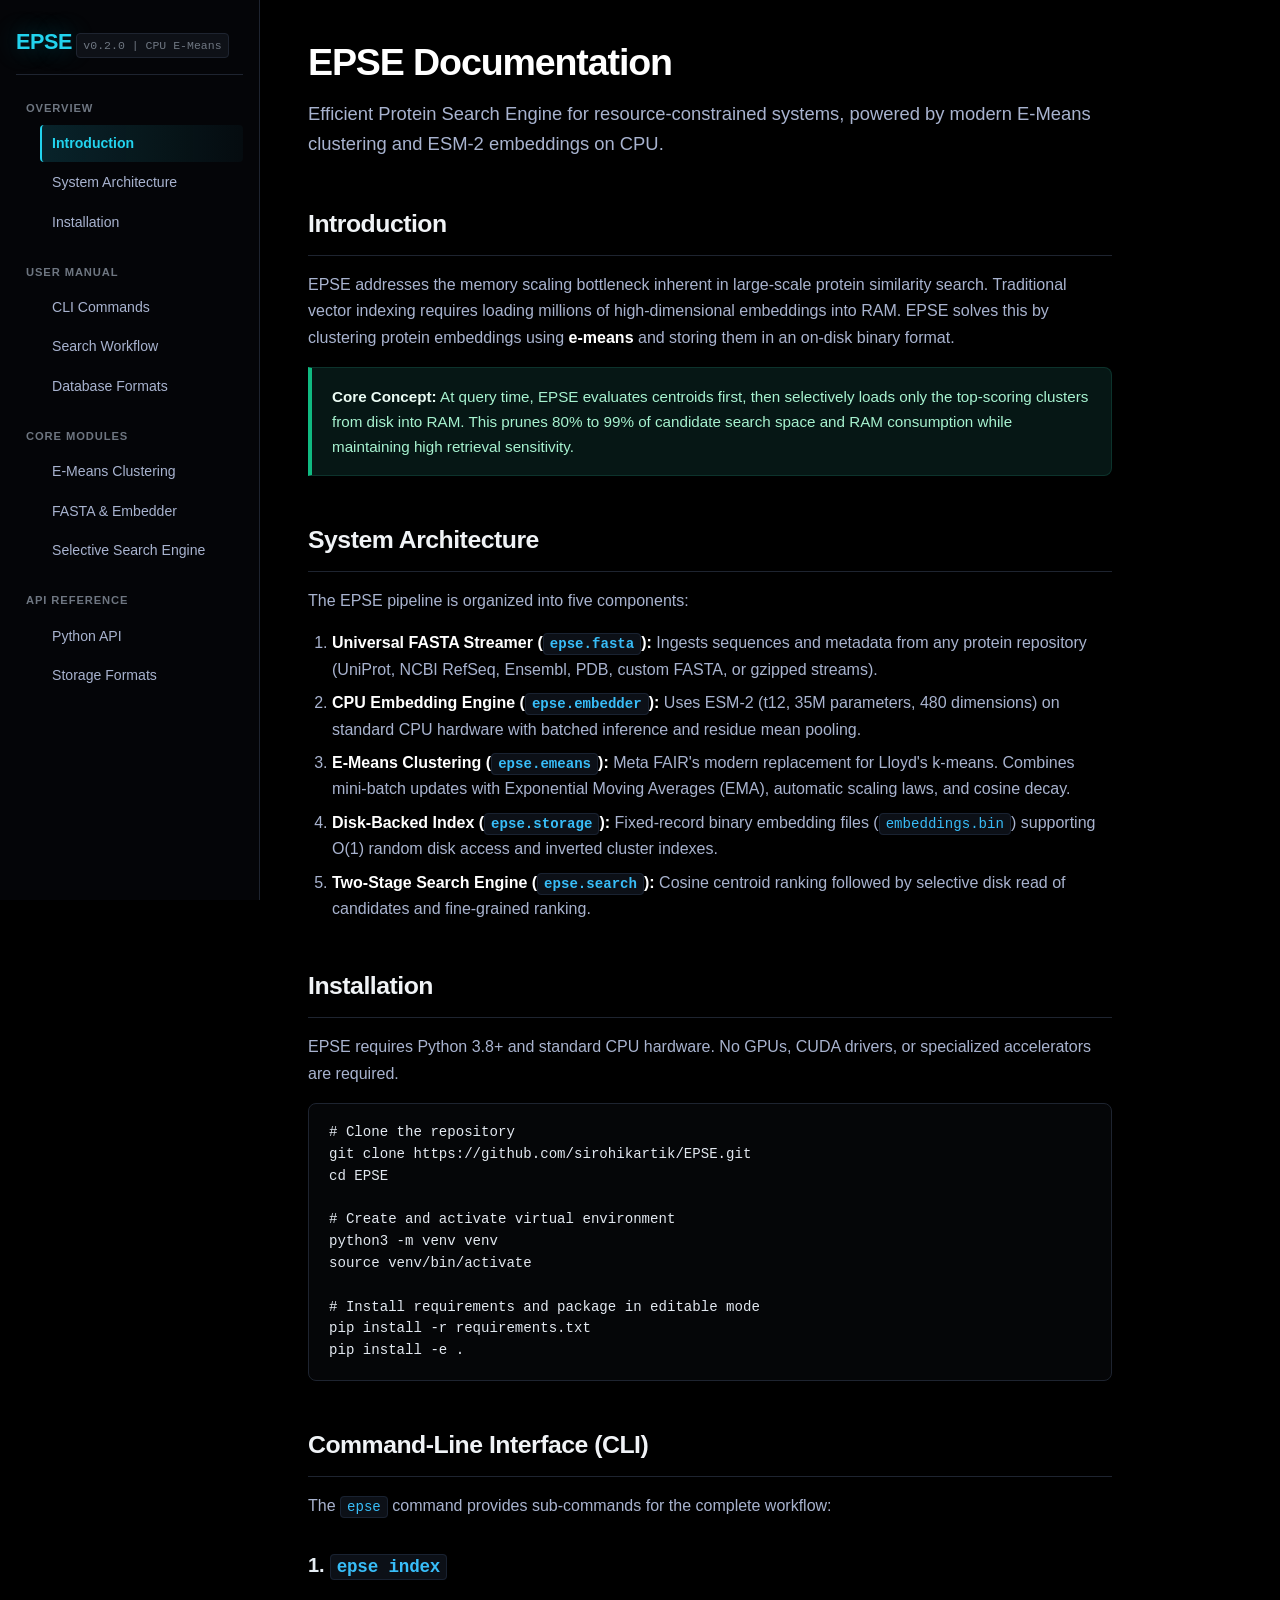
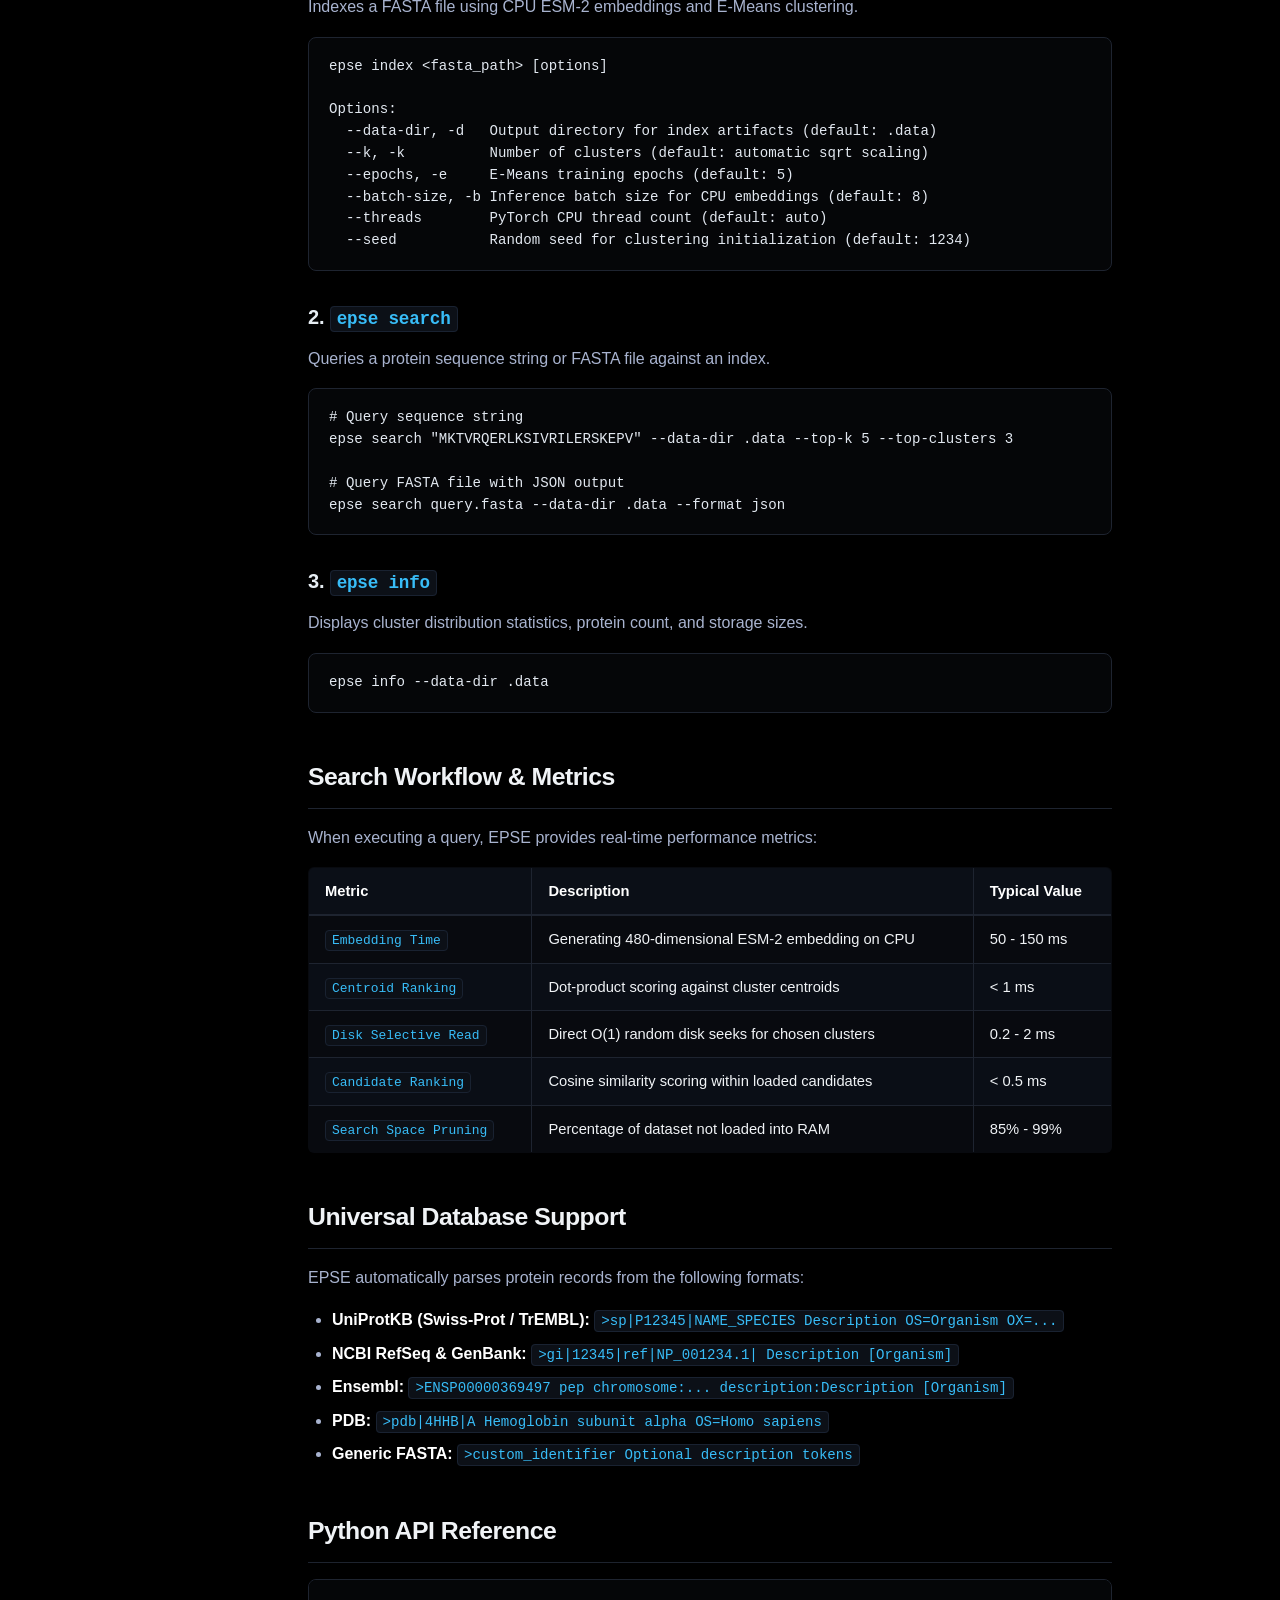
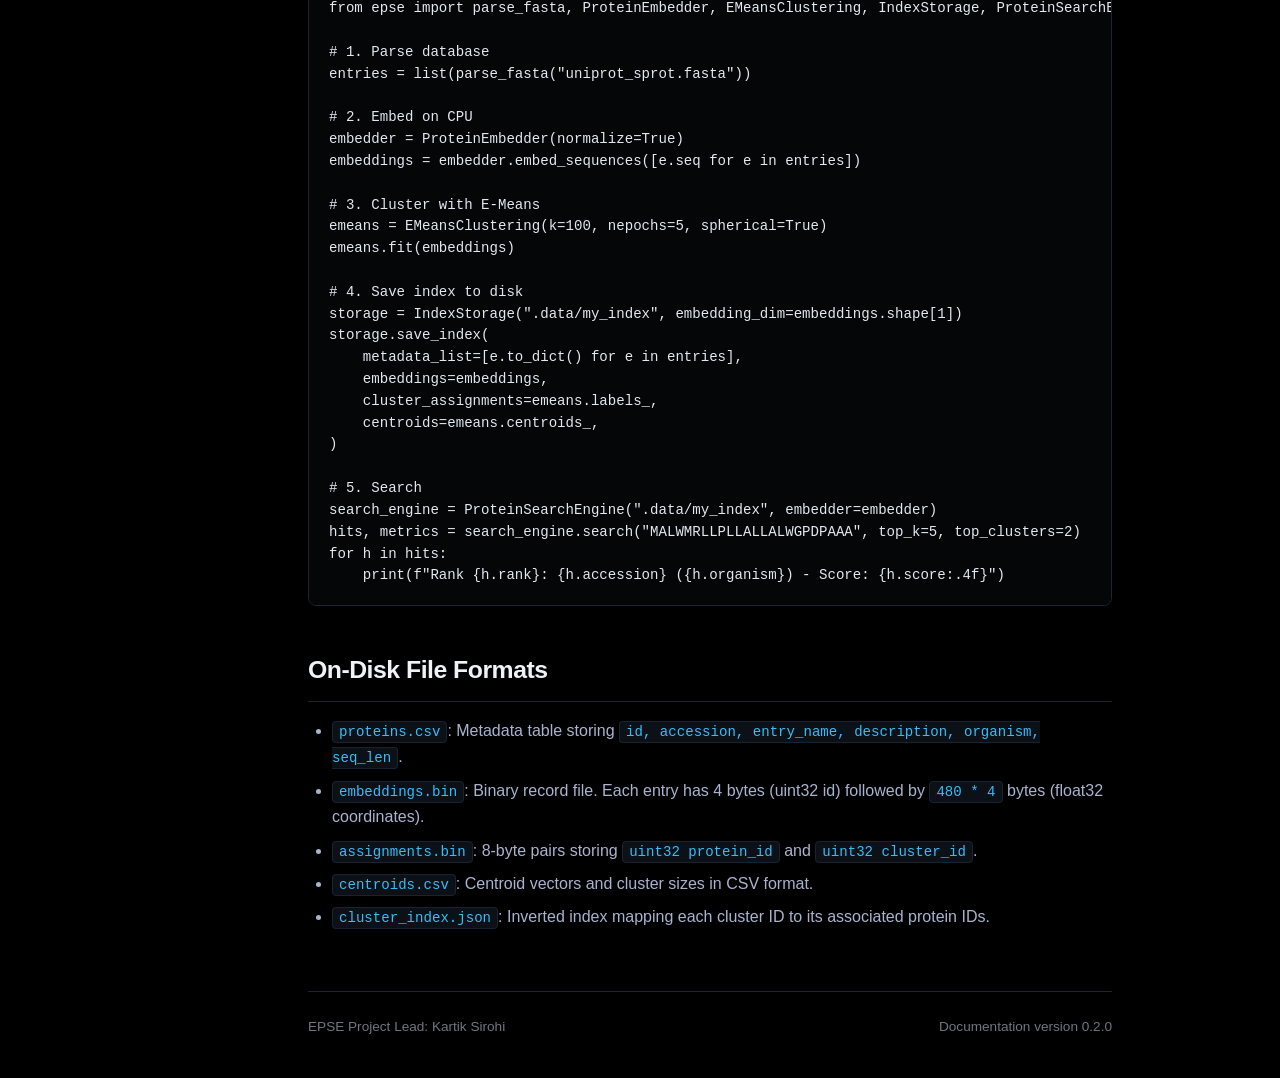
<file: docs/index.html>
<!DOCTYPE html>
<html lang="en">
<head>
    <meta charset="UTF-8">
    <meta name="viewport" content="width=device-width, initial-scale=1.0">
    <meta name="color-scheme" content="dark">
    <meta name="theme-color" content="#000000">
    <title>EPSE Documentation | Efficient Protein Search Engine</title>
    <link rel="stylesheet" href="style.css">
</head>
<body>
    <nav class="sidebar">
        <div class="sidebar-header">
            <a href="index.html" class="sidebar-title">EPSE</a>
            <div class="sidebar-version">v0.2.0 | CPU E-Means</div>
        </div>

        <div class="nav-group">
            <div class="nav-heading">Overview</div>
            <ul class="nav-list">
                <li class="nav-item"><a href="#introduction" class="nav-link active">Introduction</a></li>
                <li class="nav-item"><a href="#architecture" class="nav-link">System Architecture</a></li>
                <li class="nav-item"><a href="#installation" class="nav-link">Installation</a></li>
            </ul>
        </div>

        <div class="nav-group">
            <div class="nav-heading">User Manual</div>
            <ul class="nav-list">
                <li class="nav-item"><a href="#cli-guide" class="nav-link">CLI Commands</a></li>
                <li class="nav-item"><a href="#search-workflow" class="nav-link">Search Workflow</a></li>
                <li class="nav-item"><a href="#database-support" class="nav-link">Database Formats</a></li>
            </ul>
        </div>

        <div class="nav-group">
            <div class="nav-heading">Core Modules</div>
            <ul class="nav-list">
                <li class="nav-item"><a href="emeans.html" class="nav-link">E-Means Clustering</a></li>
                <li class="nav-item"><a href="parser.html" class="nav-link">FASTA & Embedder</a></li>
                <li class="nav-item"><a href="search.html" class="nav-link">Selective Search Engine</a></li>
            </ul>
        </div>

        <div class="nav-group">
            <div class="nav-heading">API Reference</div>
            <ul class="nav-list">
                <li class="nav-item"><a href="#python-api" class="nav-link">Python API</a></li>
                <li class="nav-item"><a href="#file-formats" class="nav-link">Storage Formats</a></li>
            </ul>
        </div>
    </nav>

    <main class="main-content">
        <header>
            <h1>EPSE Documentation</h1>
            <p class="lead">Efficient Protein Search Engine for resource-constrained systems, powered by modern E-Means clustering and ESM-2 embeddings on CPU.</p>
        </header>

        <section id="introduction">
            <h2>Introduction</h2>
            <p>EPSE addresses the memory scaling bottleneck inherent in large-scale protein similarity search. Traditional vector indexing requires loading millions of high-dimensional embeddings into RAM. EPSE solves this by clustering protein embeddings using <strong>e-means</strong> and storing them in an on-disk binary format.</p>
            <div class="callout">
                <p><strong>Core Concept:</strong> At query time, EPSE evaluates centroids first, then selectively loads only the top-scoring clusters from disk into RAM. This prunes 80% to 99% of candidate search space and RAM consumption while maintaining high retrieval sensitivity.</p>
            </div>
        </section>

        <section id="architecture">
            <h2>System Architecture</h2>
            <p>The EPSE pipeline is organized into five components:</p>
            <ol>
                <li><strong>Universal FASTA Streamer (<code>epse.fasta</code>):</strong> Ingests sequences and metadata from any protein repository (UniProt, NCBI RefSeq, Ensembl, PDB, custom FASTA, or gzipped streams).</li>
                <li><strong>CPU Embedding Engine (<code>epse.embedder</code>):</strong> Uses ESM-2 (t12, 35M parameters, 480 dimensions) on standard CPU hardware with batched inference and residue mean pooling.</li>
                <li><strong>E-Means Clustering (<code>epse.emeans</code>):</strong> Meta FAIR's modern replacement for Lloyd's k-means. Combines mini-batch updates with Exponential Moving Averages (EMA), automatic scaling laws, and cosine decay.</li>
                <li><strong>Disk-Backed Index (<code>epse.storage</code>):</strong> Fixed-record binary embedding files (<code>embeddings.bin</code>) supporting O(1) random disk access and inverted cluster indexes.</li>
                <li><strong>Two-Stage Search Engine (<code>epse.search</code>):</strong> Cosine centroid ranking followed by selective disk read of candidates and fine-grained ranking.</li>
            </ol>
        </section>

        <section id="installation">
            <h2>Installation</h2>
            <p>EPSE requires Python 3.8+ and standard CPU hardware. No GPUs, CUDA drivers, or specialized accelerators are required.</p>
            <pre><code># Clone the repository
git clone https://github.com/sirohikartik/EPSE.git
cd EPSE

# Create and activate virtual environment
python3 -m venv venv
source venv/bin/activate

# Install requirements and package in editable mode
pip install -r requirements.txt
pip install -e .</code></pre>
        </section>

        <section id="cli-guide">
            <h2>Command-Line Interface (CLI)</h2>
            <p>The <code>epse</code> command provides sub-commands for the complete workflow:</p>

            <h3>1. <code>epse index</code></h3>
            <p>Indexes a FASTA file using CPU ESM-2 embeddings and E-Means clustering.</p>
            <pre><code>epse index &lt;fasta_path&gt; [options]

Options:
  --data-dir, -d   Output directory for index artifacts (default: .data)
  --k, -k          Number of clusters (default: automatic sqrt scaling)
  --epochs, -e     E-Means training epochs (default: 5)
  --batch-size, -b Inference batch size for CPU embeddings (default: 8)
  --threads        PyTorch CPU thread count (default: auto)
  --seed           Random seed for clustering initialization (default: 1234)</code></pre>

            <h3>2. <code>epse search</code></h3>
            <p>Queries a protein sequence string or FASTA file against an index.</p>
            <pre><code># Query sequence string
epse search "MKTVRQERLKSIVRILERSKEPV" --data-dir .data --top-k 5 --top-clusters 3

# Query FASTA file with JSON output
epse search query.fasta --data-dir .data --format json</code></pre>

            <h3>3. <code>epse info</code></h3>
            <p>Displays cluster distribution statistics, protein count, and storage sizes.</p>
            <pre><code>epse info --data-dir .data</code></pre>
        </section>

        <section id="search-workflow">
            <h2>Search Workflow & Metrics</h2>
            <p>When executing a query, EPSE provides real-time performance metrics:</p>
            <table>
                <thead>
                    <tr>
                        <th>Metric</th>
                        <th>Description</th>
                        <th>Typical Value</th>
                    </tr>
                </thead>
                <tbody>
                    <tr>
                        <td><code>Embedding Time</code></td>
                        <td>Generating 480-dimensional ESM-2 embedding on CPU</td>
                        <td>50 - 150 ms</td>
                    </tr>
                    <tr>
                        <td><code>Centroid Ranking</code></td>
                        <td>Dot-product scoring against cluster centroids</td>
                        <td>&lt; 1 ms</td>
                    </tr>
                    <tr>
                        <td><code>Disk Selective Read</code></td>
                        <td>Direct O(1) random disk seeks for chosen clusters</td>
                        <td>0.2 - 2 ms</td>
                    </tr>
                    <tr>
                        <td><code>Candidate Ranking</code></td>
                        <td>Cosine similarity scoring within loaded candidates</td>
                        <td>&lt; 0.5 ms</td>
                    </tr>
                    <tr>
                        <td><code>Search Space Pruning</code></td>
                        <td>Percentage of dataset not loaded into RAM</td>
                        <td>85% - 99%</td>
                    </tr>
                </tbody>
            </table>
        </section>

        <section id="database-support">
            <h2>Universal Database Support</h2>
            <p>EPSE automatically parses protein records from the following formats:</p>
            <ul>
                <li><strong>UniProtKB (Swiss-Prot / TrEMBL):</strong> <code>&gt;sp|P12345|NAME_SPECIES Description OS=Organism OX=...</code></li>
                <li><strong>NCBI RefSeq & GenBank:</strong> <code>&gt;gi|12345|ref|NP_001234.1| Description [Organism]</code></li>
                <li><strong>Ensembl:</strong> <code>&gt;ENSP00000369497 pep chromosome:... description:Description [Organism]</code></li>
                <li><strong>PDB:</strong> <code>&gt;pdb|4HHB|A Hemoglobin subunit alpha OS=Homo sapiens</code></li>
                <li><strong>Generic FASTA:</strong> <code>&gt;custom_identifier Optional description tokens</code></li>
            </ul>
        </section>

        <section id="python-api">
            <h2>Python API Reference</h2>
            <pre><code>from epse import parse_fasta, ProteinEmbedder, EMeansClustering, IndexStorage, ProteinSearchEngine

# 1. Parse database
entries = list(parse_fasta("uniprot_sprot.fasta"))

# 2. Embed on CPU
embedder = ProteinEmbedder(normalize=True)
embeddings = embedder.embed_sequences([e.seq for e in entries])

# 3. Cluster with E-Means
emeans = EMeansClustering(k=100, nepochs=5, spherical=True)
emeans.fit(embeddings)

# 4. Save index to disk
storage = IndexStorage(".data/my_index", embedding_dim=embeddings.shape[1])
storage.save_index(
    metadata_list=[e.to_dict() for e in entries],
    embeddings=embeddings,
    cluster_assignments=emeans.labels_,
    centroids=emeans.centroids_,
)

# 5. Search
search_engine = ProteinSearchEngine(".data/my_index", embedder=embedder)
hits, metrics = search_engine.search("MALWMRLLPLLALLALWGPDPAAA", top_k=5, top_clusters=2)
for h in hits:
    print(f"Rank {h.rank}: {h.accession} ({h.organism}) - Score: {h.score:.4f}")</code></pre>
        </section>

        <section id="file-formats">
            <h2>On-Disk File Formats</h2>
            <ul>
                <li><code>proteins.csv</code>: Metadata table storing <code>id, accession, entry_name, description, organism, seq_len</code>.</li>
                <li><code>embeddings.bin</code>: Binary record file. Each entry has 4 bytes (uint32 id) followed by <code>480 * 4</code> bytes (float32 coordinates).</li>
                <li><code>assignments.bin</code>: 8-byte pairs storing <code>uint32 protein_id</code> and <code>uint32 cluster_id</code>.</li>
                <li><code>centroids.csv</code>: Centroid vectors and cluster sizes in CSV format.</li>
                <li><code>cluster_index.json</code>: Inverted index mapping each cluster ID to its associated protein IDs.</li>
            </ul>
        </section>

        <footer>
            <div>EPSE Project Lead: Kartik Sirohi</div>
            <div>Documentation version 0.2.0</div>
        </footer>
    </main>
</body>
</html>
</file>
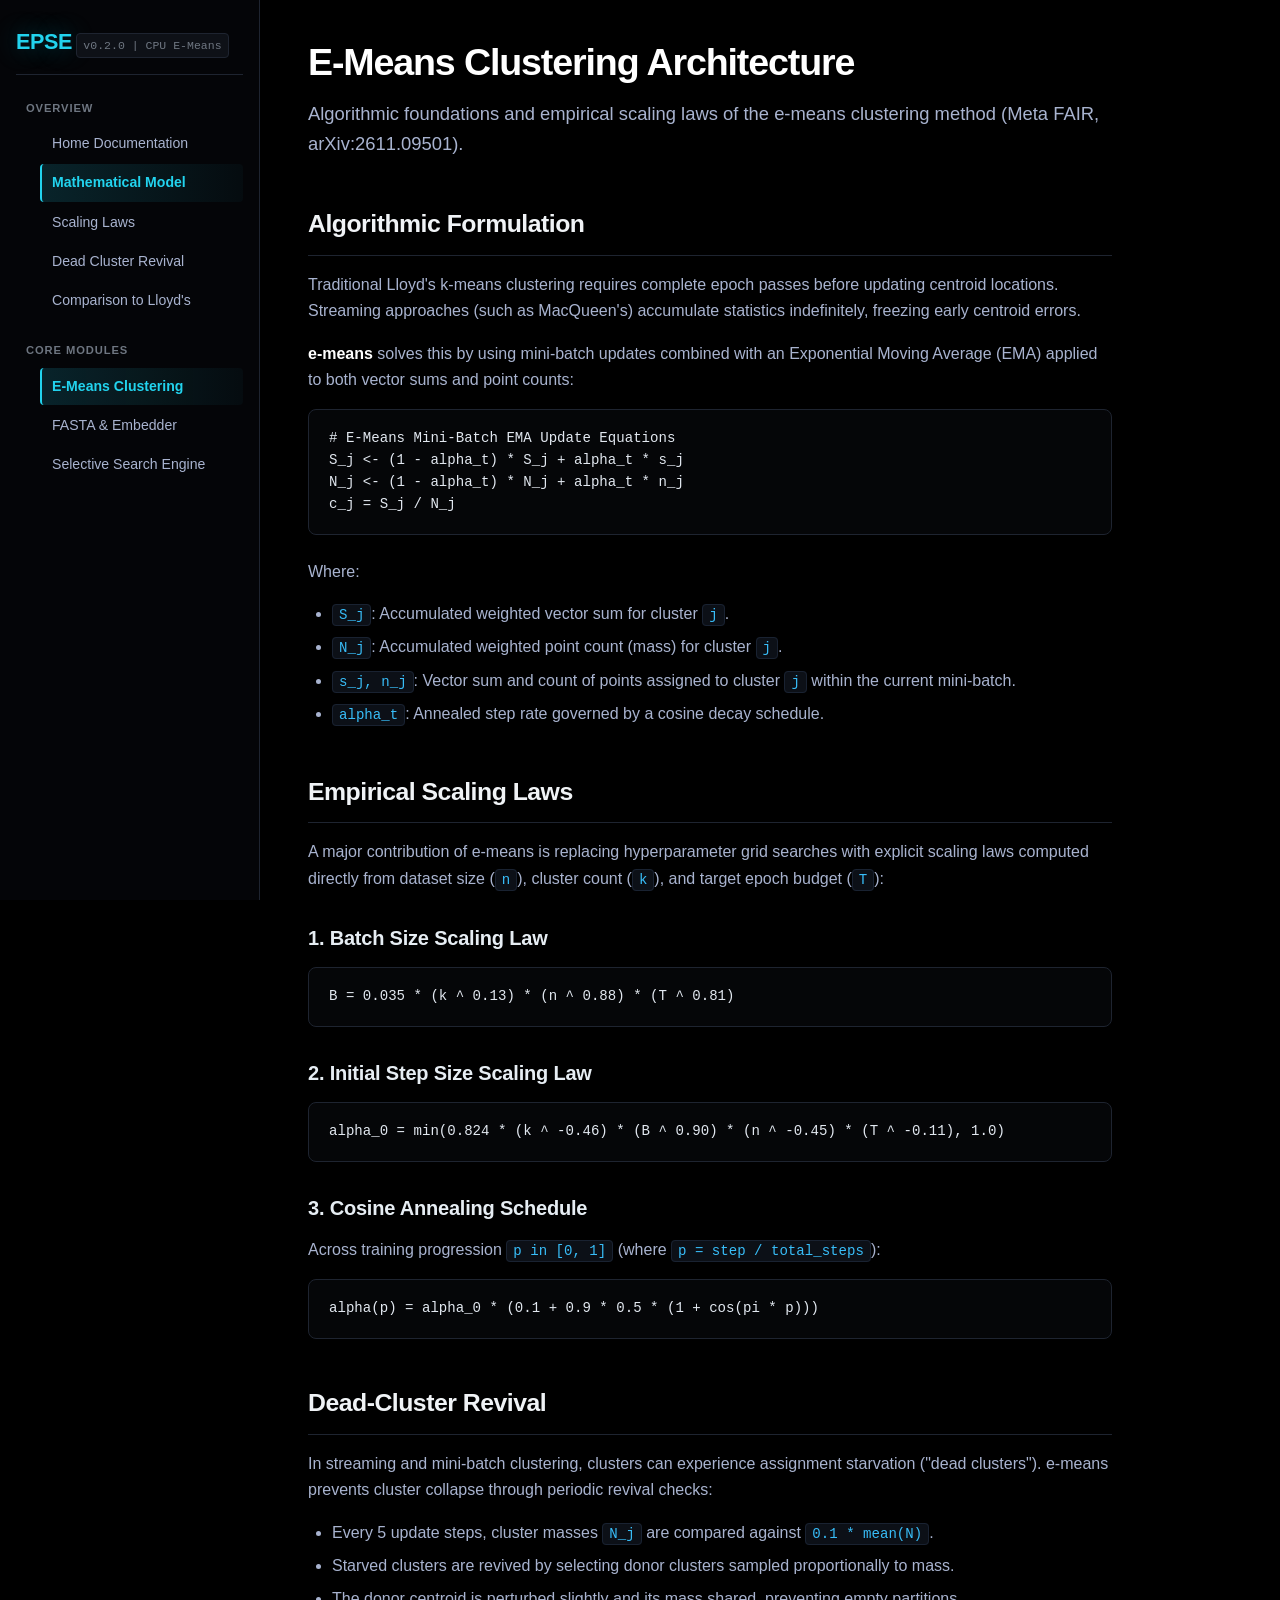
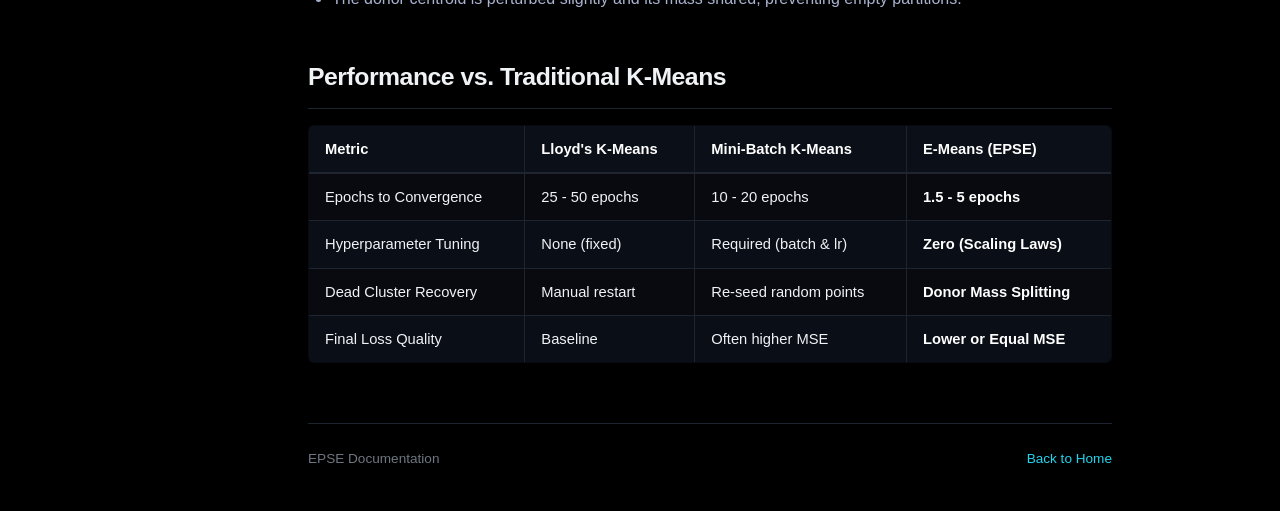
<file: docs/emeans.html>
<!DOCTYPE html>
<html lang="en">
<head>
    <meta charset="UTF-8">
    <meta name="viewport" content="width=device-width, initial-scale=1.0">
    <meta name="color-scheme" content="dark">
    <meta name="theme-color" content="#000000">
    <title>E-Means Clustering | EPSE Documentation</title>
    <link rel="stylesheet" href="style.css">
</head>
<body>
    <nav class="sidebar">
        <div class="sidebar-header">
            <a href="index.html" class="sidebar-title">EPSE</a>
            <div class="sidebar-version">v0.2.0 | CPU E-Means</div>
        </div>

        <div class="nav-group">
            <div class="nav-heading">Overview</div>
            <ul class="nav-list">
                <li class="nav-item"><a href="index.html" class="nav-link">Home Documentation</a></li>
                <li class="nav-item"><a href="#math-formulation" class="nav-link active">Mathematical Model</a></li>
                <li class="nav-item"><a href="#scaling-laws" class="nav-link">Scaling Laws</a></li>
                <li class="nav-item"><a href="#revival" class="nav-link">Dead Cluster Revival</a></li>
                <li class="nav-item"><a href="#comparison" class="nav-link">Comparison to Lloyd's</a></li>
            </ul>
        </div>

        <div class="nav-group">
            <div class="nav-heading">Core Modules</div>
            <ul class="nav-list">
                <li class="nav-item"><a href="emeans.html" class="nav-link active">E-Means Clustering</a></li>
                <li class="nav-item"><a href="parser.html" class="nav-link">FASTA & Embedder</a></li>
                <li class="nav-item"><a href="search.html" class="nav-link">Selective Search Engine</a></li>
            </ul>
        </div>
    </nav>

    <main class="main-content">
        <header>
            <h1>E-Means Clustering Architecture</h1>
            <p class="lead">Algorithmic foundations and empirical scaling laws of the e-means clustering method (Meta FAIR, arXiv:2611.09501).</p>
        </header>

        <section id="math-formulation">
            <h2>Algorithmic Formulation</h2>
            <p>Traditional Lloyd's k-means clustering requires complete epoch passes before updating centroid locations. Streaming approaches (such as MacQueen's) accumulate statistics indefinitely, freezing early centroid errors.</p>
            <p><strong>e-means</strong> solves this by using mini-batch updates combined with an Exponential Moving Average (EMA) applied to both vector sums and point counts:</p>

            <pre><code># E-Means Mini-Batch EMA Update Equations
S_j &lt;- (1 - alpha_t) * S_j + alpha_t * s_j
N_j &lt;- (1 - alpha_t) * N_j + alpha_t * n_j
c_j = S_j / N_j</code></pre>

            <p>Where:</p>
            <ul>
                <li><code>S_j</code>: Accumulated weighted vector sum for cluster <code>j</code>.</li>
                <li><code>N_j</code>: Accumulated weighted point count (mass) for cluster <code>j</code>.</li>
                <li><code>s_j, n_j</code>: Vector sum and count of points assigned to cluster <code>j</code> within the current mini-batch.</li>
                <li><code>alpha_t</code>: Annealed step rate governed by a cosine decay schedule.</li>
            </ul>
        </section>

        <section id="scaling-laws">
            <h2>Empirical Scaling Laws</h2>
            <p>A major contribution of e-means is replacing hyperparameter grid searches with explicit scaling laws computed directly from dataset size (<code>n</code>), cluster count (<code>k</code>), and target epoch budget (<code>T</code>):</p>

            <h3>1. Batch Size Scaling Law</h3>
            <pre><code>B = 0.035 * (k ^ 0.13) * (n ^ 0.88) * (T ^ 0.81)</code></pre>

            <h3>2. Initial Step Size Scaling Law</h3>
            <pre><code>alpha_0 = min(0.824 * (k ^ -0.46) * (B ^ 0.90) * (n ^ -0.45) * (T ^ -0.11), 1.0)</code></pre>

            <h3>3. Cosine Annealing Schedule</h3>
            <p>Across training progression <code>p in [0, 1]</code> (where <code>p = step / total_steps</code>):</p>
            <pre><code>alpha(p) = alpha_0 * (0.1 + 0.9 * 0.5 * (1 + cos(pi * p)))</code></pre>
        </section>

        <section id="revival">
            <h2>Dead-Cluster Revival</h2>
            <p>In streaming and mini-batch clustering, clusters can experience assignment starvation ("dead clusters"). e-means prevents cluster collapse through periodic revival checks:</p>
            <ul>
                <li>Every 5 update steps, cluster masses <code>N_j</code> are compared against <code>0.1 * mean(N)</code>.</li>
                <li>Starved clusters are revived by selecting donor clusters sampled proportionally to mass.</li>
                <li>The donor centroid is perturbed slightly and its mass shared, preventing empty partitions.</li>
            </ul>
        </section>

        <section id="comparison">
            <h2>Performance vs. Traditional K-Means</h2>
            <table>
                <thead>
                    <tr>
                        <th>Metric</th>
                        <th>Lloyd's K-Means</th>
                        <th>Mini-Batch K-Means</th>
                        <th>E-Means (EPSE)</th>
                    </tr>
                </thead>
                <tbody>
                    <tr>
                        <td>Epochs to Convergence</td>
                        <td>25 - 50 epochs</td>
                        <td>10 - 20 epochs</td>
                        <td><strong>1.5 - 5 epochs</strong></td>
                    </tr>
                    <tr>
                        <td>Hyperparameter Tuning</td>
                        <td>None (fixed)</td>
                        <td>Required (batch &amp; lr)</td>
                        <td><strong>Zero (Scaling Laws)</strong></td>
                    </tr>
                    <tr>
                        <td>Dead Cluster Recovery</td>
                        <td>Manual restart</td>
                        <td>Re-seed random points</td>
                        <td><strong>Donor Mass Splitting</strong></td>
                    </tr>
                    <tr>
                        <td>Final Loss Quality</td>
                        <td>Baseline</td>
                        <td>Often higher MSE</td>
                        <td><strong>Lower or Equal MSE</strong></td>
                    </tr>
                </tbody>
            </table>
        </section>

        <footer>
            <div>EPSE Documentation</div>
            <div><a href="index.html">Back to Home</a></div>
        </footer>
    </main>
</body>
</html>
</file>
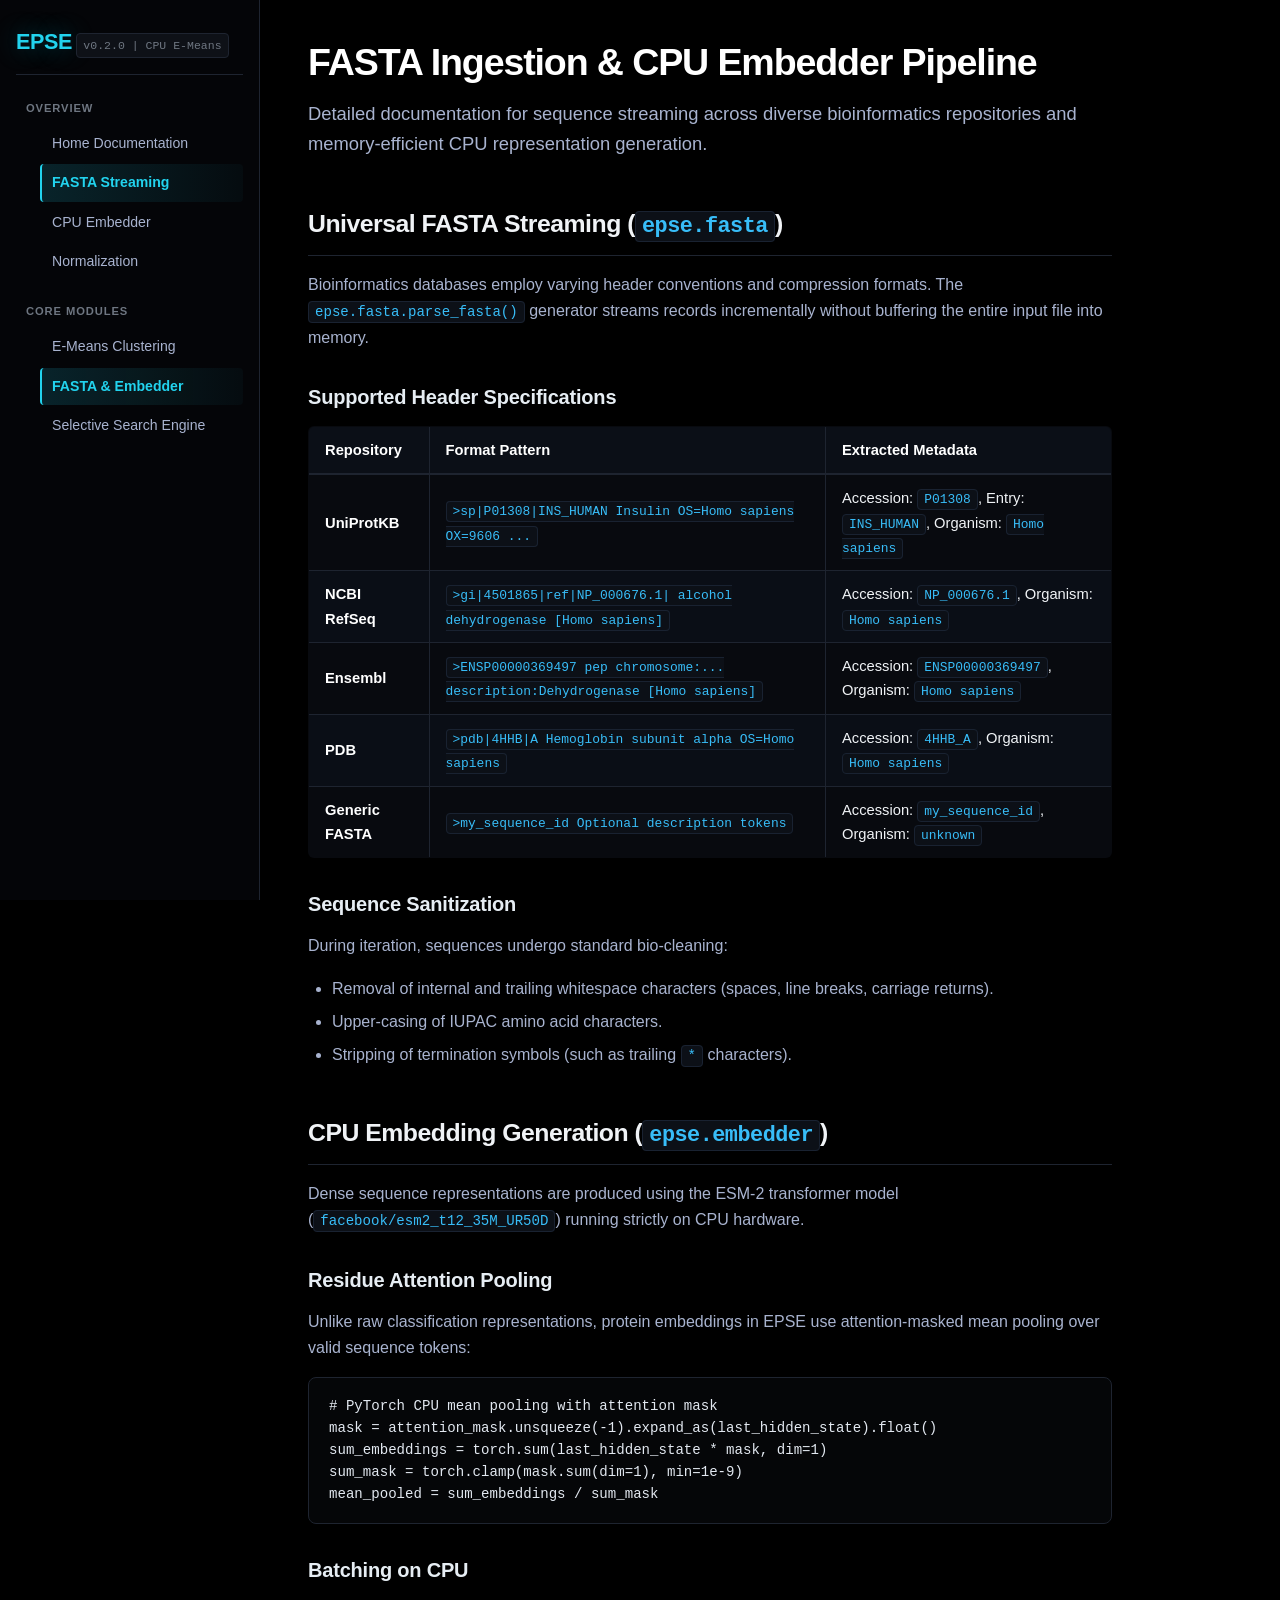
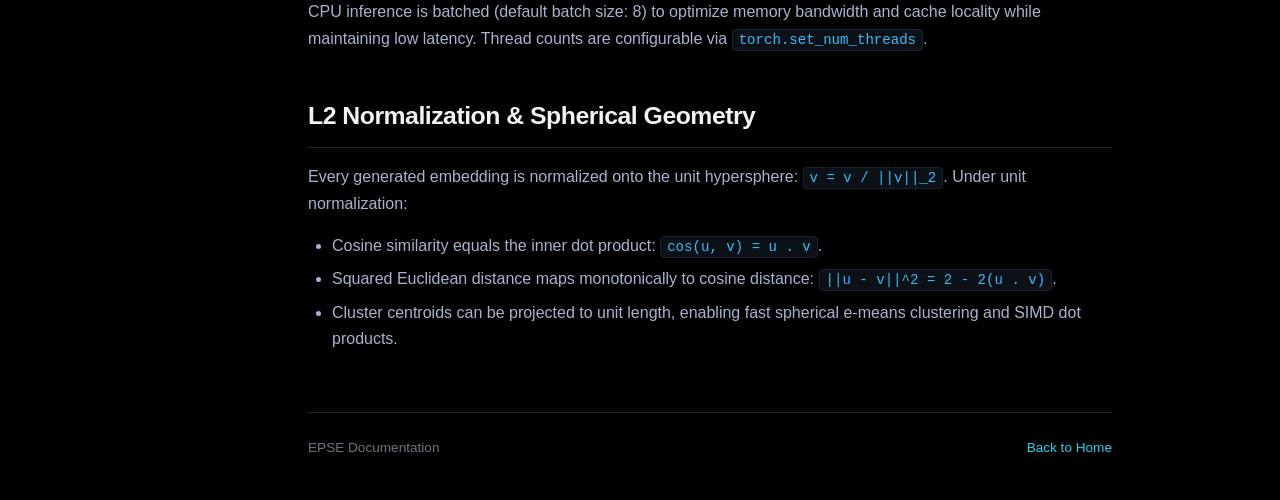
<file: docs/parser.html>
<!DOCTYPE html>
<html lang="en">
<head>
    <meta charset="UTF-8">
    <meta name="viewport" content="width=device-width, initial-scale=1.0">
    <meta name="color-scheme" content="dark">
    <meta name="theme-color" content="#000000">
    <title>FASTA Parser & Embedder | EPSE Documentation</title>
    <link rel="stylesheet" href="style.css">
</head>
<body>
    <nav class="sidebar">
        <div class="sidebar-header">
            <a href="index.html" class="sidebar-title">EPSE</a>
            <div class="sidebar-version">v0.2.0 | CPU E-Means</div>
        </div>

        <div class="nav-group">
            <div class="nav-heading">Overview</div>
            <ul class="nav-list">
                <li class="nav-item"><a href="index.html" class="nav-link">Home Documentation</a></li>
                <li class="nav-item"><a href="#fasta-streaming" class="nav-link active">FASTA Streaming</a></li>
                <li class="nav-item"><a href="#cpu-embedder" class="nav-link">CPU Embedder</a></li>
                <li class="nav-item"><a href="#normalization" class="nav-link">Normalization</a></li>
            </ul>
        </div>

        <div class="nav-group">
            <div class="nav-heading">Core Modules</div>
            <ul class="nav-list">
                <li class="nav-item"><a href="emeans.html" class="nav-link">E-Means Clustering</a></li>
                <li class="nav-item"><a href="parser.html" class="nav-link active">FASTA & Embedder</a></li>
                <li class="nav-item"><a href="search.html" class="nav-link">Selective Search Engine</a></li>
            </ul>
        </div>
    </nav>

    <main class="main-content">
        <header>
            <h1>FASTA Ingestion & CPU Embedder Pipeline</h1>
            <p class="lead">Detailed documentation for sequence streaming across diverse bioinformatics repositories and memory-efficient CPU representation generation.</p>
        </header>

        <section id="fasta-streaming">
            <h2>Universal FASTA Streaming (<code>epse.fasta</code>)</h2>
            <p>Bioinformatics databases employ varying header conventions and compression formats. The <code>epse.fasta.parse_fasta()</code> generator streams records incrementally without buffering the entire input file into memory.</p>

            <h3>Supported Header Specifications</h3>
            <table>
                <thead>
                    <tr>
                        <th>Repository</th>
                        <th>Format Pattern</th>
                        <th>Extracted Metadata</th>
                    </tr>
                </thead>
                <tbody>
                    <tr>
                        <td><strong>UniProtKB</strong></td>
                        <td><code>&gt;sp|P01308|INS_HUMAN Insulin OS=Homo sapiens OX=9606 ...</code></td>
                        <td>Accession: <code>P01308</code>, Entry: <code>INS_HUMAN</code>, Organism: <code>Homo sapiens</code></td>
                    </tr>
                    <tr>
                        <td><strong>NCBI RefSeq</strong></td>
                        <td><code>&gt;gi|4501865|ref|NP_000676.1| alcohol dehydrogenase [Homo sapiens]</code></td>
                        <td>Accession: <code>NP_000676.1</code>, Organism: <code>Homo sapiens</code></td>
                    </tr>
                    <tr>
                        <td><strong>Ensembl</strong></td>
                        <td><code>&gt;ENSP00000369497 pep chromosome:... description:Dehydrogenase [Homo sapiens]</code></td>
                        <td>Accession: <code>ENSP00000369497</code>, Organism: <code>Homo sapiens</code></td>
                    </tr>
                    <tr>
                        <td><strong>PDB</strong></td>
                        <td><code>&gt;pdb|4HHB|A Hemoglobin subunit alpha OS=Homo sapiens</code></td>
                        <td>Accession: <code>4HHB_A</code>, Organism: <code>Homo sapiens</code></td>
                    </tr>
                    <tr>
                        <td><strong>Generic FASTA</strong></td>
                        <td><code>&gt;my_sequence_id Optional description tokens</code></td>
                        <td>Accession: <code>my_sequence_id</code>, Organism: <code>unknown</code></td>
                    </tr>
                </tbody>
            </table>

            <h3>Sequence Sanitization</h3>
            <p>During iteration, sequences undergo standard bio-cleaning:</p>
            <ul>
                <li>Removal of internal and trailing whitespace characters (spaces, line breaks, carriage returns).</li>
                <li>Upper-casing of IUPAC amino acid characters.</li>
                <li>Stripping of termination symbols (such as trailing <code>*</code> characters).</li>
            </ul>
        </section>

        <section id="cpu-embedder">
            <h2>CPU Embedding Generation (<code>epse.embedder</code>)</h2>
            <p>Dense sequence representations are produced using the ESM-2 transformer model (<code>facebook/esm2_t12_35M_UR50D</code>) running strictly on CPU hardware.</p>

            <h3>Residue Attention Pooling</h3>
            <p>Unlike raw classification representations, protein embeddings in EPSE use attention-masked mean pooling over valid sequence tokens:</p>
            <pre><code># PyTorch CPU mean pooling with attention mask
mask = attention_mask.unsqueeze(-1).expand_as(last_hidden_state).float()
sum_embeddings = torch.sum(last_hidden_state * mask, dim=1)
sum_mask = torch.clamp(mask.sum(dim=1), min=1e-9)
mean_pooled = sum_embeddings / sum_mask</code></pre>

            <h3>Batching on CPU</h3>
            <p>CPU inference is batched (default batch size: 8) to optimize memory bandwidth and cache locality while maintaining low latency. Thread counts are configurable via <code>torch.set_num_threads</code>.</p>
        </section>

        <section id="normalization">
            <h2>L2 Normalization & Spherical Geometry</h2>
            <p>Every generated embedding is normalized onto the unit hypersphere: <code>v = v / ||v||_2</code>. Under unit normalization:</p>
            <ul>
                <li>Cosine similarity equals the inner dot product: <code>cos(u, v) = u . v</code>.</li>
                <li>Squared Euclidean distance maps monotonically to cosine distance: <code>||u - v||^2 = 2 - 2(u . v)</code>.</li>
                <li>Cluster centroids can be projected to unit length, enabling fast spherical e-means clustering and SIMD dot products.</li>
            </ul>
        </section>

        <footer>
            <div>EPSE Documentation</div>
            <div><a href="index.html">Back to Home</a></div>
        </footer>
    </main>
</body>
</html>
</file>
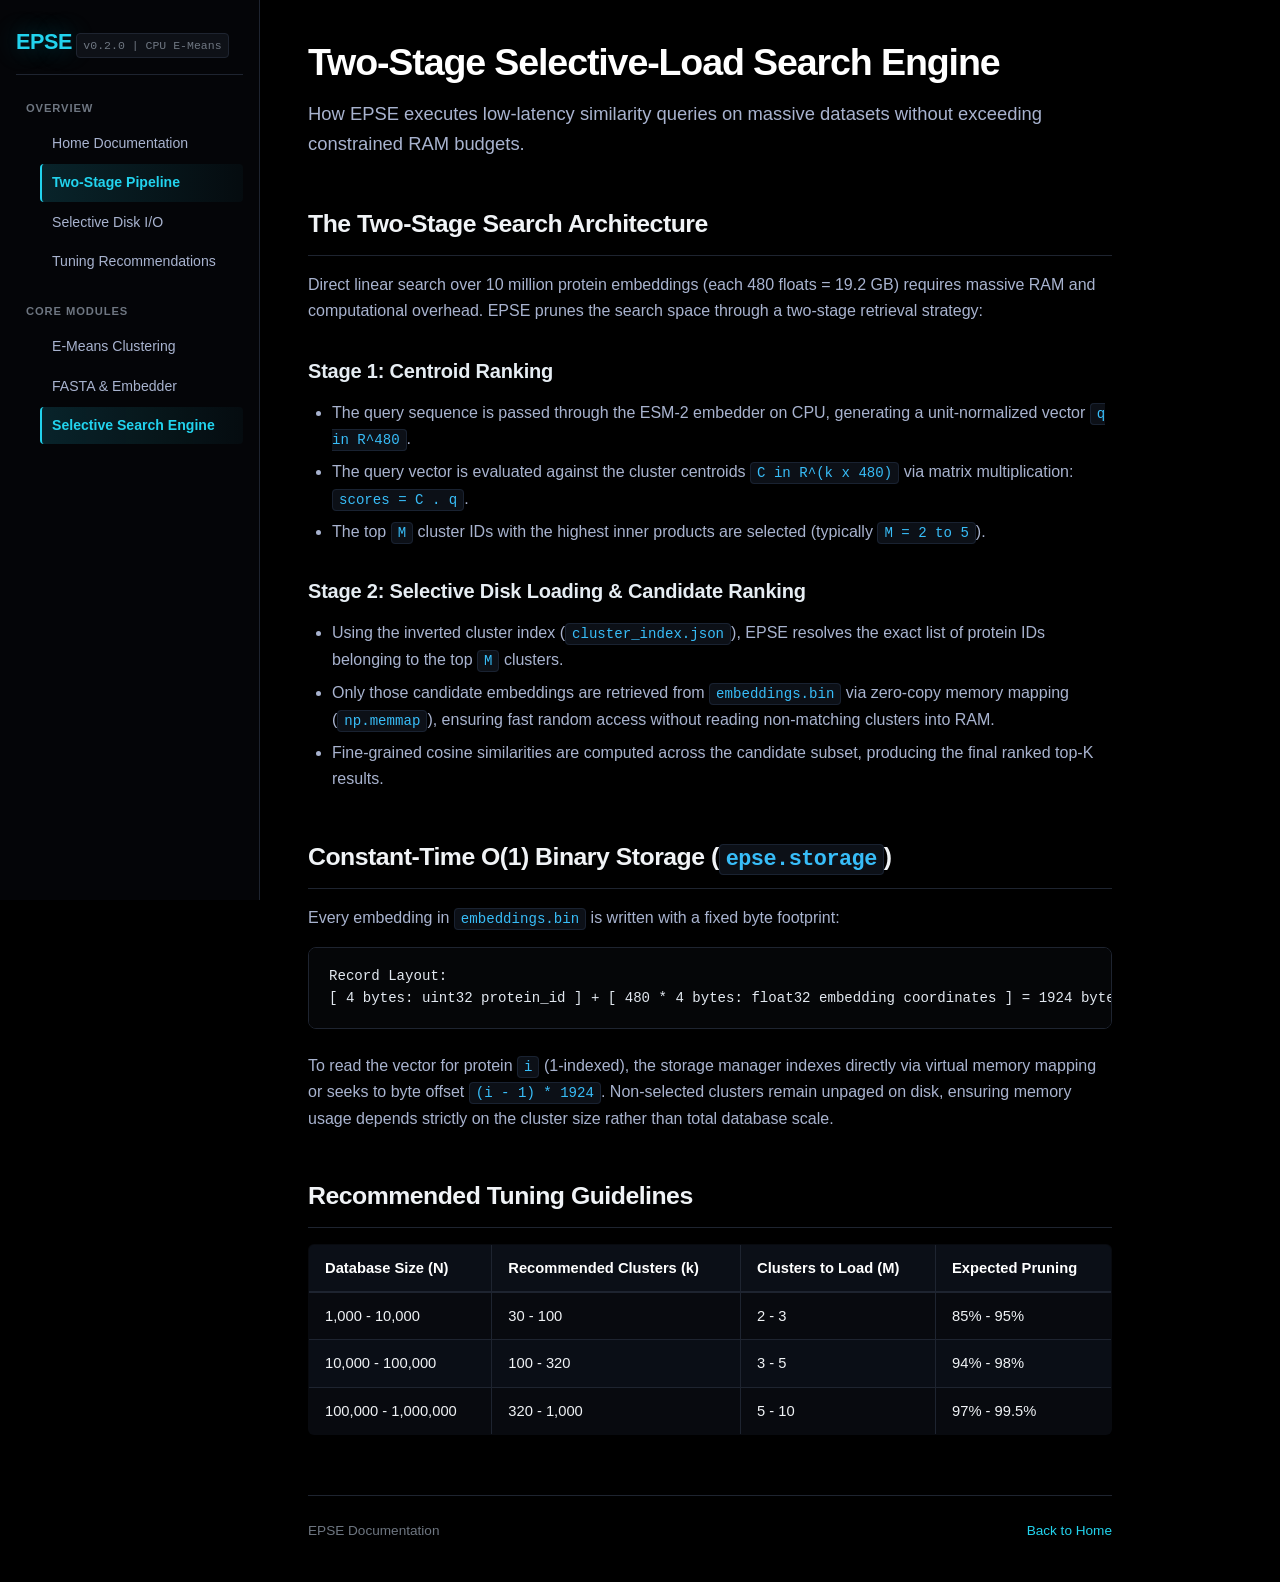
<file: docs/search.html>
<!DOCTYPE html>
<html lang="en">
<head>
    <meta charset="UTF-8">
    <meta name="viewport" content="width=device-width, initial-scale=1.0">
    <meta name="color-scheme" content="dark">
    <meta name="theme-color" content="#000000">
    <title>Selective Search Engine | EPSE Documentation</title>
    <link rel="stylesheet" href="style.css">
</head>
<body>
    <nav class="sidebar">
        <div class="sidebar-header">
            <a href="index.html" class="sidebar-title">EPSE</a>
            <div class="sidebar-version">v0.2.0 | CPU E-Means</div>
        </div>

        <div class="nav-group">
            <div class="nav-heading">Overview</div>
            <ul class="nav-list">
                <li class="nav-item"><a href="index.html" class="nav-link">Home Documentation</a></li>
                <li class="nav-item"><a href="#search-stages" class="nav-link active">Two-Stage Pipeline</a></li>
                <li class="nav-item"><a href="#selective-io" class="nav-link">Selective Disk I/O</a></li>
                <li class="nav-item"><a href="#tuning" class="nav-link">Tuning Recommendations</a></li>
            </ul>
        </div>

        <div class="nav-group">
            <div class="nav-heading">Core Modules</div>
            <ul class="nav-list">
                <li class="nav-item"><a href="emeans.html" class="nav-link">E-Means Clustering</a></li>
                <li class="nav-item"><a href="parser.html" class="nav-link">FASTA & Embedder</a></li>
                <li class="nav-item"><a href="search.html" class="nav-link active">Selective Search Engine</a></li>
            </ul>
        </div>
    </nav>

    <main class="main-content">
        <header>
            <h1>Two-Stage Selective-Load Search Engine</h1>
            <p class="lead">How EPSE executes low-latency similarity queries on massive datasets without exceeding constrained RAM budgets.</p>
        </header>

        <section id="search-stages">
            <h2>The Two-Stage Search Architecture</h2>
            <p>Direct linear search over 10 million protein embeddings (each 480 floats = 19.2 GB) requires massive RAM and computational overhead. EPSE prunes the search space through a two-stage retrieval strategy:</p>

            <h3>Stage 1: Centroid Ranking</h3>
            <ul>
                <li>The query sequence is passed through the ESM-2 embedder on CPU, generating a unit-normalized vector <code>q in R^480</code>.</li>
                <li>The query vector is evaluated against the cluster centroids <code>C in R^(k x 480)</code> via matrix multiplication: <code>scores = C . q</code>.</li>
                <li>The top <code>M</code> cluster IDs with the highest inner products are selected (typically <code>M = 2 to 5</code>).</li>
            </ul>

            <h3>Stage 2: Selective Disk Loading & Candidate Ranking</h3>
            <ul>
                <li>Using the inverted cluster index (<code>cluster_index.json</code>), EPSE resolves the exact list of protein IDs belonging to the top <code>M</code> clusters.</li>
                <li>Only those candidate embeddings are retrieved from <code>embeddings.bin</code> via zero-copy memory mapping (<code>np.memmap</code>), ensuring fast random access without reading non-matching clusters into RAM.</li>
                <li>Fine-grained cosine similarities are computed across the candidate subset, producing the final ranked top-K results.</li>
            </ul>
        </section>

        <section id="selective-io">
            <h2>Constant-Time O(1) Binary Storage (<code>epse.storage</code>)</h2>
            <p>Every embedding in <code>embeddings.bin</code> is written with a fixed byte footprint:</p>
            <pre><code>Record Layout:
[ 4 bytes: uint32 protein_id ] + [ 480 * 4 bytes: float32 embedding coordinates ] = 1924 bytes</code></pre>
            <p>To read the vector for protein <code>i</code> (1-indexed), the storage manager indexes directly via virtual memory mapping or seeks to byte offset <code>(i - 1) * 1924</code>. Non-selected clusters remain unpaged on disk, ensuring memory usage depends strictly on the cluster size rather than total database scale.</p>
        </section>

        <section id="tuning">
            <h2>Recommended Tuning Guidelines</h2>
            <table>
                <thead>
                    <tr>
                        <th>Database Size (N)</th>
                        <th>Recommended Clusters (k)</th>
                        <th>Clusters to Load (M)</th>
                        <th>Expected Pruning</th>
                    </tr>
                </thead>
                <tbody>
                    <tr>
                        <td>1,000 - 10,000</td>
                        <td>30 - 100</td>
                        <td>2 - 3</td>
                        <td>85% - 95%</td>
                    </tr>
                    <tr>
                        <td>10,000 - 100,000</td>
                        <td>100 - 320</td>
                        <td>3 - 5</td>
                        <td>94% - 98%</td>
                    </tr>
                    <tr>
                        <td>100,000 - 1,000,000</td>
                        <td>320 - 1,000</td>
                        <td>5 - 10</td>
                        <td>97% - 99.5%</td>
                    </tr>
                </tbody>
            </table>
        </section>

        <footer>
            <div>EPSE Documentation</div>
            <div><a href="index.html">Back to Home</a></div>
        </footer>
    </main>
</body>
</html>
</file>
<file: docs/style.css>
/* EPSE Documentation Stylesheet - Absolute Dark Theme */

:root {
    --bg-primary: #000000;
    --bg-secondary: #080a0f;
    --bg-surface: #0e1117;
    --bg-code: #0d1117;
    --bg-pre: #050608;
    --border-color: #1e2430;
    --border-subtle: #141822;
    --text-primary: #f0f3f6;
    --text-secondary: #a8b3cf;
    --text-muted: #6e7681;
    --accent-color: #22d3ee;
    --accent-hover: #38bdf8;
    --accent-glow: rgba(34, 211, 238, 0.15);
    --sidebar-bg: #040508;
    --sidebar-width: 260px;
    --font-sans: -apple-system, BlinkMacSystemFont, "Segoe UI", Roboto, Helvetica, Arial, sans-serif;
    --font-mono: SFMono-Regular, Menlo, Monaco, Consolas, "Liberation Mono", "Courier New", monospace;
}

* {
    box-sizing: border-box;
    margin: 0;
    padding: 0;
}

body {
    font-family: var(--font-sans);
    color: var(--text-primary);
    background-color: var(--bg-primary);
    line-height: 1.65;
    font-size: 16px;
    display: flex;
    min-height: 100vh;
    -webkit-font-smoothing: antialiased;
    -moz-osx-font-smoothing: grayscale;
}

/* Sidebar Navigation */
.sidebar {
    width: var(--sidebar-width);
    background-color: var(--sidebar-bg);
    border-right: 1px solid var(--border-color);
    position: fixed;
    top: 0;
    bottom: 0;
    left: 0;
    overflow-y: auto;
    padding: 24px 16px;
    z-index: 100;
}

.sidebar-header {
    margin-bottom: 24px;
    padding-bottom: 14px;
    border-bottom: 1px solid var(--border-color);
}

.sidebar-title {
    font-size: 1.35rem;
    font-weight: 800;
    color: var(--accent-color);
    text-decoration: none;
    letter-spacing: -0.02em;
    display: inline-block;
    text-shadow: 0 0 25px rgba(34, 211, 238, 0.35);
}

.sidebar-version {
    font-size: 0.72rem;
    color: var(--text-muted);
    font-family: var(--font-mono);
    margin-top: 6px;
    display: inline-block;
    padding: 2px 6px;
    background-color: var(--bg-surface);
    border: 1px solid var(--border-color);
    border-radius: 4px;
}

.nav-group {
    margin-bottom: 22px;
}

.nav-heading {
    font-size: 0.7rem;
    text-transform: uppercase;
    font-weight: 700;
    color: var(--text-muted);
    letter-spacing: 0.08em;
    margin-bottom: 8px;
    padding-left: 10px;
}

.nav-list {
    list-style: none;
}

.nav-item {
    margin-bottom: 2px;
}

.nav-link {
    display: block;
    padding: 7px 10px;
    color: var(--text-secondary);
    text-decoration: none;
    border-radius: 4px;
    font-size: 0.88rem;
    transition: background-color 0.15s ease, color 0.15s ease, border-left-color 0.15s ease;
    border-left: 2px solid transparent;
}

.nav-link:hover {
    background-color: rgba(34, 211, 238, 0.08);
    color: var(--accent-hover);
}

.nav-link.active {
    background: linear-gradient(90deg, rgba(34, 211, 238, 0.15) 0%, rgba(34, 211, 238, 0.03) 100%);
    color: var(--accent-color);
    font-weight: 600;
    border-left: 2px solid var(--accent-color);
}

/* Main Content Layout */
.main-content {
    margin-left: var(--sidebar-width);
    flex: 1;
    max-width: 900px;
    padding: 40px 48px;
}

/* Typography */
h1 {
    font-size: 2.35rem;
    font-weight: 800;
    letter-spacing: -0.03em;
    color: #ffffff;
    margin-bottom: 14px;
    line-height: 1.2;
}

.lead {
    font-size: 1.15rem;
    color: var(--text-secondary);
    margin-bottom: 30px;
    line-height: 1.65;
}

h2 {
    font-size: 1.55rem;
    font-weight: 700;
    color: #f0f3f6;
    margin-top: 44px;
    margin-bottom: 16px;
    padding-bottom: 10px;
    border-bottom: 1px solid var(--border-color);
    letter-spacing: -0.02em;
}

h3 {
    font-size: 1.25rem;
    font-weight: 600;
    color: #e6edf3;
    margin-top: 30px;
    margin-bottom: 12px;
    letter-spacing: -0.01em;
}

h4 {
    font-size: 1.05rem;
    font-weight: 600;
    color: #cbd5e1;
    margin-top: 22px;
    margin-bottom: 8px;
}

p {
    margin-bottom: 16px;
    color: var(--text-secondary);
}

a {
    color: var(--accent-color);
    text-decoration: none;
    transition: color 0.15s ease, text-decoration-color 0.15s ease;
}

a:hover {
    color: var(--accent-hover);
    text-decoration: underline;
    text-decoration-color: var(--accent-hover);
}

ul, ol {
    margin-bottom: 18px;
    padding-left: 24px;
    color: var(--text-secondary);
}

li {
    margin-bottom: 7px;
}

strong {
    color: #ffffff;
    font-weight: 600;
}

/* Code Blocks */
code {
    font-family: var(--font-mono);
    font-size: 0.88em;
    background-color: #0c1017;
    color: #38bdf8;
    border: 1px solid #192231;
    padding: 2px 6px;
    border-radius: 4px;
}

pre {
    background-color: var(--bg-pre);
    color: #e2e8f0;
    border: 1px solid var(--border-color);
    box-shadow: 0 4px 24px rgba(0, 0, 0, 0.7);
    padding: 18px 20px;
    border-radius: 8px;
    overflow-x: auto;
    font-family: var(--font-mono);
    font-size: 0.88rem;
    line-height: 1.55;
    margin-bottom: 24px;
}

pre code {
    background: transparent;
    border: none;
    color: inherit;
    padding: 0;
    font-size: inherit;
}

/* Tables */
table {
    width: 100%;
    border-collapse: collapse;
    margin-bottom: 28px;
    font-size: 0.92rem;
    background-color: var(--bg-secondary);
    border: 1px solid var(--border-color);
    border-radius: 6px;
    overflow: hidden;
}

th, td {
    border: 1px solid var(--border-color);
    padding: 11px 16px;
    text-align: left;
}

th {
    background-color: #0b0f17;
    font-weight: 700;
    color: #ffffff;
    border-bottom: 2px solid var(--border-color);
}

tr:nth-child(even) {
    background-color: #0a0e16;
}

tr:hover {
    background-color: rgba(34, 211, 238, 0.04);
}

/* Callout Box */
.callout {
    background-color: #061715;
    border: 1px solid #0c332c;
    border-left: 4px solid #10b981;
    padding: 16px 20px;
    border-radius: 0 8px 8px 0;
    margin-bottom: 24px;
    font-size: 0.95rem;
    box-shadow: 0 4px 20px rgba(0, 0, 0, 0.5);
}

.callout p {
    color: #a7f3d0;
}

.callout strong {
    color: #ecfdf5;
}

.callout p:last-child {
    margin-bottom: 0;
}

.callout-info {
    background-color: #07152b;
    border: 1px solid #0f2c59;
    border-left-color: #38bdf8;
}

.callout-info p {
    color: #bae6fd;
}

.callout-info strong {
    color: #f0f9ff;
}

/* Footer */
footer {
    margin-top: 60px;
    padding-top: 24px;
    border-top: 1px solid var(--border-color);
    font-size: 0.85rem;
    color: var(--text-muted);
    display: flex;
    justify-content: space-between;
}

/* Custom Scrollbars */
::-webkit-scrollbar {
    width: 8px;
    height: 8px;
}

::-webkit-scrollbar-track {
    background: #000000;
}

::-webkit-scrollbar-thumb {
    background: #1c2331;
    border-radius: 4px;
}

::-webkit-scrollbar-thumb:hover {
    background: #2b364c;
}

/* Text Selection */
::selection {
    background-color: rgba(34, 211, 238, 0.28);
    color: #ffffff;
}

/* Responsive */
@media (max-width: 768px) {
    body {
        flex-direction: column;
    }
    .sidebar {
        position: static;
        width: 100%;
        border-right: none;
        border-bottom: 1px solid var(--border-color);
    }
    .main-content {
        margin-left: 0;
        padding: 24px 20px;
    }
}
</file>
